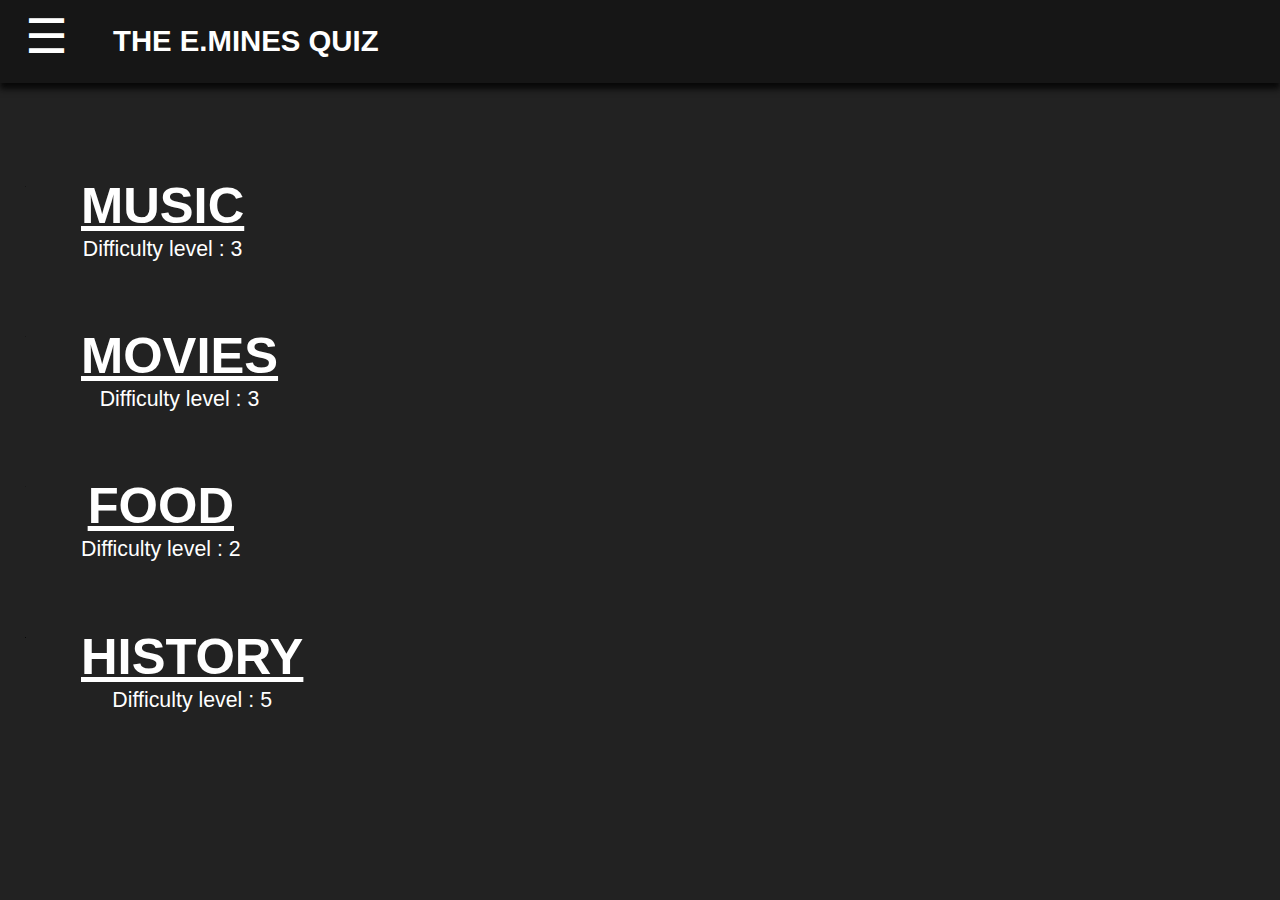
<file: index.html>
<!DOCTYPE html>
<html>
<head>
<link rel="stylesheet" href="style.css">
<title> The E.mines Quiz </title>
</head>

<body>

	<header id="header">
        <div id="visible_header">
            <div class="header-toogle">
                <a href="#header" id="header-toogle-open"> &#9776; </a>
                <a href="#" id="header-toogle-close"> &#9747; </a></li>
            </div>
            <h2> the e.mines quiz</h2>
        </div>
        
     <nav id= "burger_menu">
        <ul>
            <li><strong>Menu</strong></li>
            <li class="menu_categorie"> <a href="#">Home</a></li>
            <li class="menu_categorie"> <a href="#">Find a Quiz</a></li>
            <li class="menu_categorie"> <a href="#">Create a Quiz</a></li>
            <li class="menu_categorie"> <a href="#">Login</a></li>
            <li class="menu_categorie"> <a href="#">Register</a></li>
            <li class="menu_categorie"> <a href="#">About</a></li>
         </ul>
    </nav>
	</header>
    
	
	<div id="categories_box">
		
		<div class="categorie" id="categorie1"> <a href="#"> <img src="music-note-1275177_1280.png" alt="music note"> <div class="categorie_title"> <p>Music</p> Difficulty level : 3</div> </a> </div>
		<div class="categorie" id="categorie2"> <a href="#"> <img src="clap.png" alt="Movie clap"> <div class="categorie_title"> <p>Movies</p> Difficulty level : 3</div> </a> </div>
		<div class="categorie" id="categorie3"> <a href="#"> <img src="cuisine.png" alt="table set"> <div class="categorie_title"> <p>Food</p> Difficulty level : 2</div> </a> </div>
		<div class="categorie" id="categorie4"> <a href="#"> <img src="buku-icon-png-4.png" alt="Book"> <div class="categorie_title"> <p>History</p> Difficulty level : 5</div> </a> </div>

	</div>

</body>

</html>
</file>
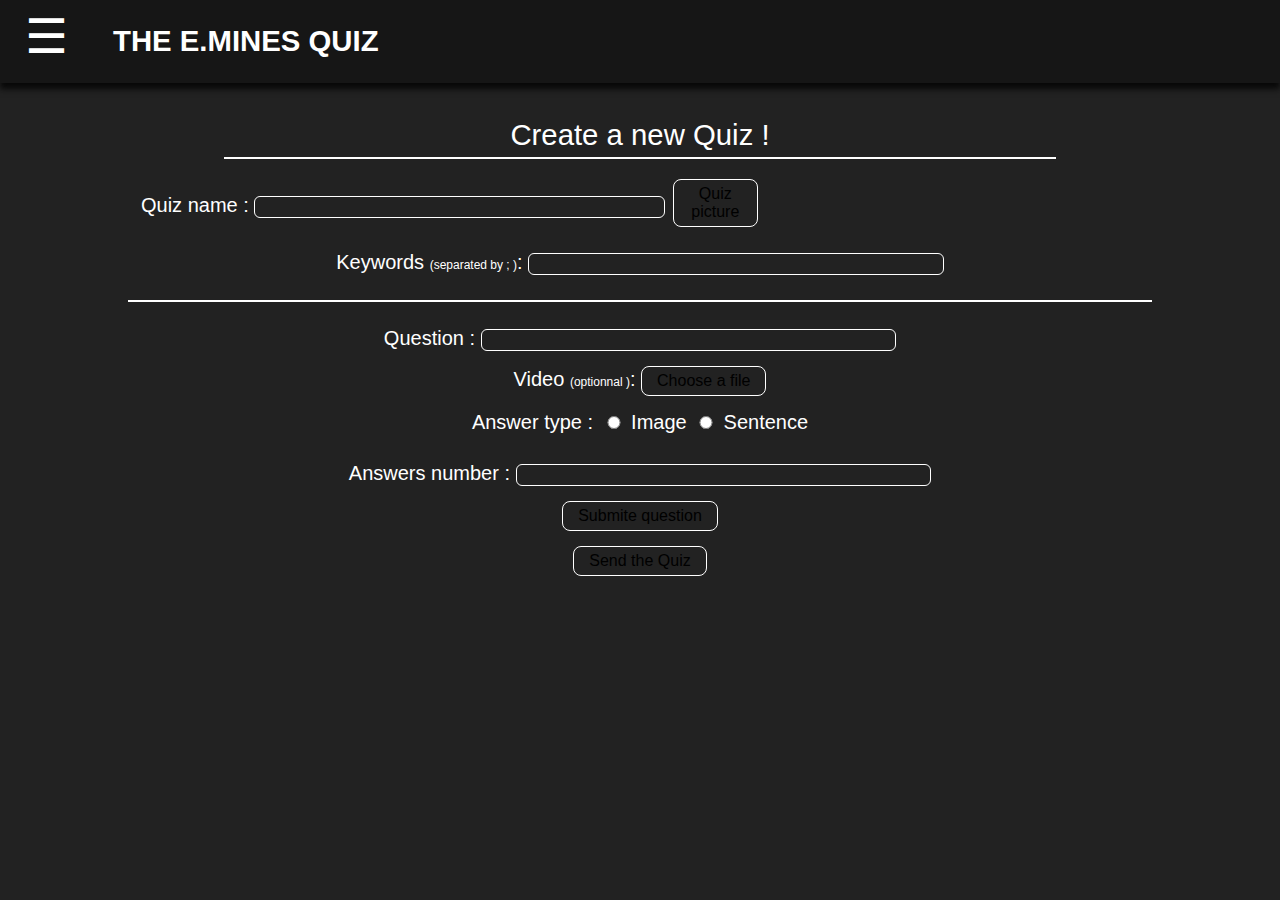
<file: index_creationquizz.html>
<!DOCTYPE html>
<html>
<head>
<link rel="stylesheet" href="style.css">
<title> The E.mines Quiz </title>
</head>

<body>

	<header id="header">
        <div id="visible_header">
            <div class="header-toogle">
                <a href="#header" id="header-toogle-open"> &#9776; </a>
                <a href="#" id="header-toogle-close"> &#9747; </a></li>
            </div>
            <h2> the e.mines quiz</h2>
        </div>
        
     <nav id= "burger_menu">
        <ul>
            <li><strong>Menu</strong></li>
            <li class="menu_categorie"> <a href="#">Home</a></li>
            <li class="menu_categorie"> <a href="#">Find a Quiz</a></li>
            <li class="menu_categorie"> <a href="#">Create a Quiz</a></li>
            <li class="menu_categorie"> <a href="#">Login</a></li>
            <li class="menu_categorie"> <a href="#">Register</a></li>
            <li class="menu_categorie"> <a href="#">About</a></li>
         </ul>
    </nav>
	</header>
    
    <div id="quiz-creation">
        
        <h2 id="quiz-form-title"> Create a new Quiz !</h2>
        
        <form id="quiz-form">
            <div id="formfirstline">
                <label for="QuizName">Quiz name : </label><input type="text" name="QuizName">
                <button id="QuizzPictureButton" type="button" onclick="">Quiz picture</button>
            </div>
            
            <br>
            <label for="QuizKeywords">Keywords <small>(separated by ; )</small>: </label><input type="text" name="QuizKeywords">
            
            
            <div id="form-question-param">
            <label for="Question">Question : </label><input type="text" name="Question">
            <br>
            <label for="QuestionVideo">Video <small>(optionnal )</small>: </label><button type="button" onclick="QuestionVideo">Choose a file</button>
            <br>
            <div>
                <label>Answer type : </label> 
                <input class="radio" type="radio" name="image" value="image"> <label for="image">Image</label> 
                <input class="radio" type="radio" name="sentence" value="sentence" > <label for="sentence">Sentence</label>
            </div>
            <br>
            <label for="AnswerNumber">Answers number : </label><input type="number" name="AnswerNumber" min="2" max="4">
            </div>
            
            <button type="button" onclick="">Submite question</button>
            <br>
            <button type="submit" onclick="">Send the Quiz</button>
        </form>
        
    </div>
	


</body>

</html>
</file>
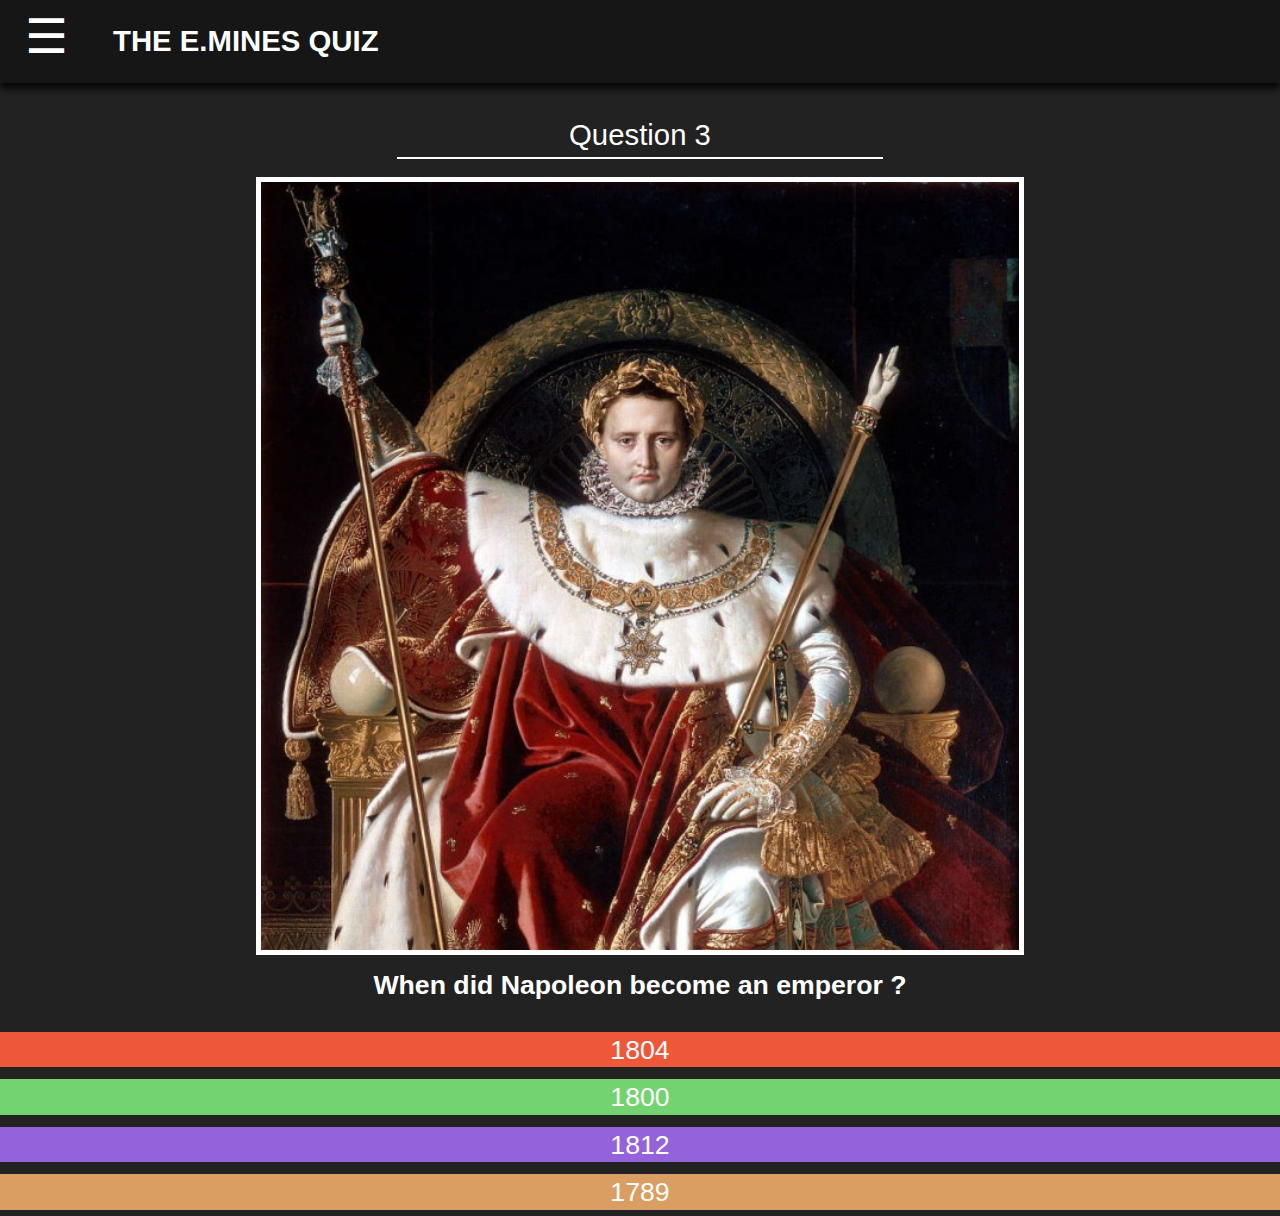
<file: index_question.html>
<!DOCTYPE html>
<html>
<head>
<link rel="stylesheet" href="style.css">
<title> The E.mines Quiz </title>
</head>

<body>

	<header id="header">
        <div id="visible_header">
            <div class="header-toogle">
                <a href="#header" id="header-toogle-open"> &#9776; </a>
                <a href="#" id="header-toogle-close"> &#9747; </a></li>
            </div>
            <h2> the e.mines quiz</h2>
        </div>
        
     <nav id= "burger_menu">
        <ul>
            <li><strong>Menu</strong></li>
            <li class="menu_categorie"> <a href="#">Home</a></li>
            <li class="menu_categorie"> <a href="#">Find a Quiz</a></li>
            <li class="menu_categorie"> <a href="#">Create a Quiz</a></li>
            <li class="menu_categorie"> <a href="#">Login</a></li>
            <li class="menu_categorie"> <a href="#">Register</a></li>
            <li class="menu_categorie"> <a href="#">About</a></li>
         </ul>
    </nav>
	</header>
    
    <div id="question">
        <h2 id="question-number"> Question 3</h2>
    
        <div id="question-image-box">
            <img src="napoleon.jpg" alt="nap" id="question-image">
        </div>
    
        <p id="question-title">When did Napoleon become an emperor ?</p>
    
        <div id="responses-box">
            <div class="respones" id="response1">1804</div>
            <div class="respones" id="response2">1800</div>
            <div class="respones" id="response3">1812</div>
            <div class="respones" id="response4">1789</div>
        </div>
    </div>
	


</body>

</html>
</file>
<file: style.css>
body {
    background-color: #222222;
    margin: 0px;
}

header {
    background-color: #161616;
    color: white;
    display: flex;
    flex-direction: column;
    padding-left: 25px;
    padding-right: 25px;
    box-shadow: 0px 6px 6px #080808;
}

#visible_header{
    background-color: #161616;
    display: flex;
}

header h2{
    text-transform: uppercase;
    font-family: "Myriad Pro", sans-serif;
    font-size: 22pt;
}

#header-toogle-open{
    color: white;
    text-decoration: none;
    font-size: 36pt;
    margin-right: 45px;
    padding-top: 8px;
    display: block;
}

#header-toogle-close {
    color: white;
    text-decoration: none;
    font-size: 28pt;
    padding-top: 18px;
    margin-right: 45px;
    display: none;
}

#header:target #burger_menu{
    height: 150%;
    display: inline-block;
}


#header:target #header-toogle-open{
    display: none;
}

#header:target #header-toogle-close{
    display: block;
}


#header:target #burger_menu ul{
    height: 600px;
    padding: 0px;
   
}

/*#burger_menu:target~#categories_box{
    display: none;
} */

#burger_menu{
    
    overflow: hidden;
    background-color: #161616;
    color: white;
    height: 0px;
    width: 85%;
    margin-right: auto;
    margin-left: auto;
    transition: height 1s;
}

#burger_menu ul{
    list-style: none;
    font-family: "Myriad Pro", sans-serif;
    font-size: 28pt;
    padding: 0px;
    margin: 0px;
    height: 0px;
    transition: height 0.7s;
}

#burger_menu li{
    border-bottom: solid white 3px;
    text-align: center;
    padding: 12px 0px 12px 0px;
    transition: background-color 1s , color 1.5s;
}

.menu_categorie a{
    color: white;
    text-decoration: none;
    transition: color 1.5s;
}

.menu_categorie:hover{
    background-color: white;
    color: #161616;
}

.menu_categorie:hover a{
    color: #161616;
}

#categories_box {
    margin-top: 70px;
    padding-top: 5px;
    height: 630px;
    display: flex;
    flex-direction: column;
}

.categorie {
    height: 21%;
    margin-bottom: 18px;
}

#categorie1{
    background-image:-moz-linear-gradient(left, #42ffff, #1084d1);
}

#categorie2{
    background-image:-moz-linear-gradient(left, #7cf4bc, #11c6b1);
}

#categorie3{
    background-image:-moz-linear-gradient(left, #e54510, #f9a804);
}

#categorie4{
    background-image:-moz-linear-gradient(left, #afa997, #e5e3dc);
}

.categorie:hover img{
       
    width: 75px;
    height: 75px;
}

.categorie img{
    width: 1px;
    height: 1px;
    margin-right: 55px;
    padding-top: 10px;
    transition: width 0.60s , height 0.60s;
}

.categorie a{
    height: 77%;
    display: flex;
    text-decoration: none;
    padding-left: 25px;
    padding-right: 25px;
    padding-top: 18px;
    padding-bottom: 13px;
}

.categorie_title {
    color: white;
    text-decoration: none;
    font-size: 18pt;
    font-family: "Myriad Pro", sans-serif;
    text-align: center;
    font-size: 16pt;
}

.categorie_title p {
    margin-top: 0px;
    margin-bottom: 2px;
    text-decoration: underline;
    text-transform: uppercase;
    font-size: 38pt;
    font-weight: bold;
}

#question{
    display: flex;
    flex-direction: column;
    align-items: center;
}

#question-number{
    color: white;
    font-family: "Myriad Pro", sans-serif;
    font-weight: 500;
    font-size: 22pt;
    margin: 35px 0px 18px 0px;
    padding-bottom: 5px;
    width: 38%;
    text-align: center;
    border-bottom: solid white 2px;
}


#question-image-box{
    display: inline-block;
    position: relative;
    padding-top: 60%;
    width: 60%;
    overflow: hidden;
    box-sizing: border-box;
    border: solid white 5px;
}

#question-image{
     position: absolute;
    width: 100%;
    top: 0;
    bottom: 0;
    left: 0;
    right: 0;
}

#question-title{
    color: white;
    font-family: "Myriad Pro", sans-serif;
    font-size: 20pt;
    font-weight: bold;
    text-align: center;
    width: 70%;
    margin: 15px 0px 25px 0px;
}

#responses-box {
    display: flex;
    flex-direction: column;
    align-items: center;
    width: 100%;
    height: 190px;
}

.respones{
    width: 120%;
    height: 20%;
    color: white;
    font-family: "Myriad Pro", sans-serif;
    font-size: 20pt;
    text-align: center;
    margin: 6px 0px 6px 0px;
    padding-top: 3px;
    border-radius: 10px;
    transition: width 0.6s ease;
}

.respones:hover{
    width: 50%;
}

#response1 {
    background-color: #ef5739;
}


#response2 {
    background-color:#73d370;
}

#response3 {
    background-color:#9462db;
}

#response4 {
    background-color:#db9e62;
}


#quiz-creation {
    display: flex;
    flex-direction: column;
    align-items: center;
    color: white;
    font-family: "Myriad Pro", sans-serif;
}

#quiz-form-title {
    font-weight: 500;
    font-size: 22pt;
    text-align: center;
    margin: 35px 0px 35px 0px;
    padding-bottom: 5px;
    width: 65%;
    border-bottom: solid white 2px;
}

#quiz-form {
    width: 80%;
    text-align: center;
}

#formfirstline{
    position: relative;
    text-align: left;
    padding-left: 13px;
}

#formfirstline input{
   margin-right: 8px;
}

#quiz-form label {
    font-size: 15pt;
    margin-bottom: 15px;
}

#quiz-form small {
    font-size: 9pt;
}

#quiz-form input{
    font-size: 12pt;
    background-color: transparent;
    border: solid white 1px;
    border-radius: 6px;
    width: 40%;
    margin-bottom: 15px;
}

#QuizzPictureButton{
    width: 85px;
   position: absolute;
    top: -15px;
}

#quiz-form button{
    background-color: transparent;
    border: solid white 1px;
    padding: 5px 15px 5px 15px;
    font-size: 12pt;
    border-radius: 8px;
    transition: background-color 0.6s,color 0.5s;
    margin-bottom: 15px;
}

#quiz-form button:hover{
    background-color: white;
    color: #222222;
}

#quiz-form .radio{
    width: 20px;
}

#form-question-param{
    border-top: solid white 2px;
    padding-top: 25px;
    margin-top: 10px;
}
</file>
